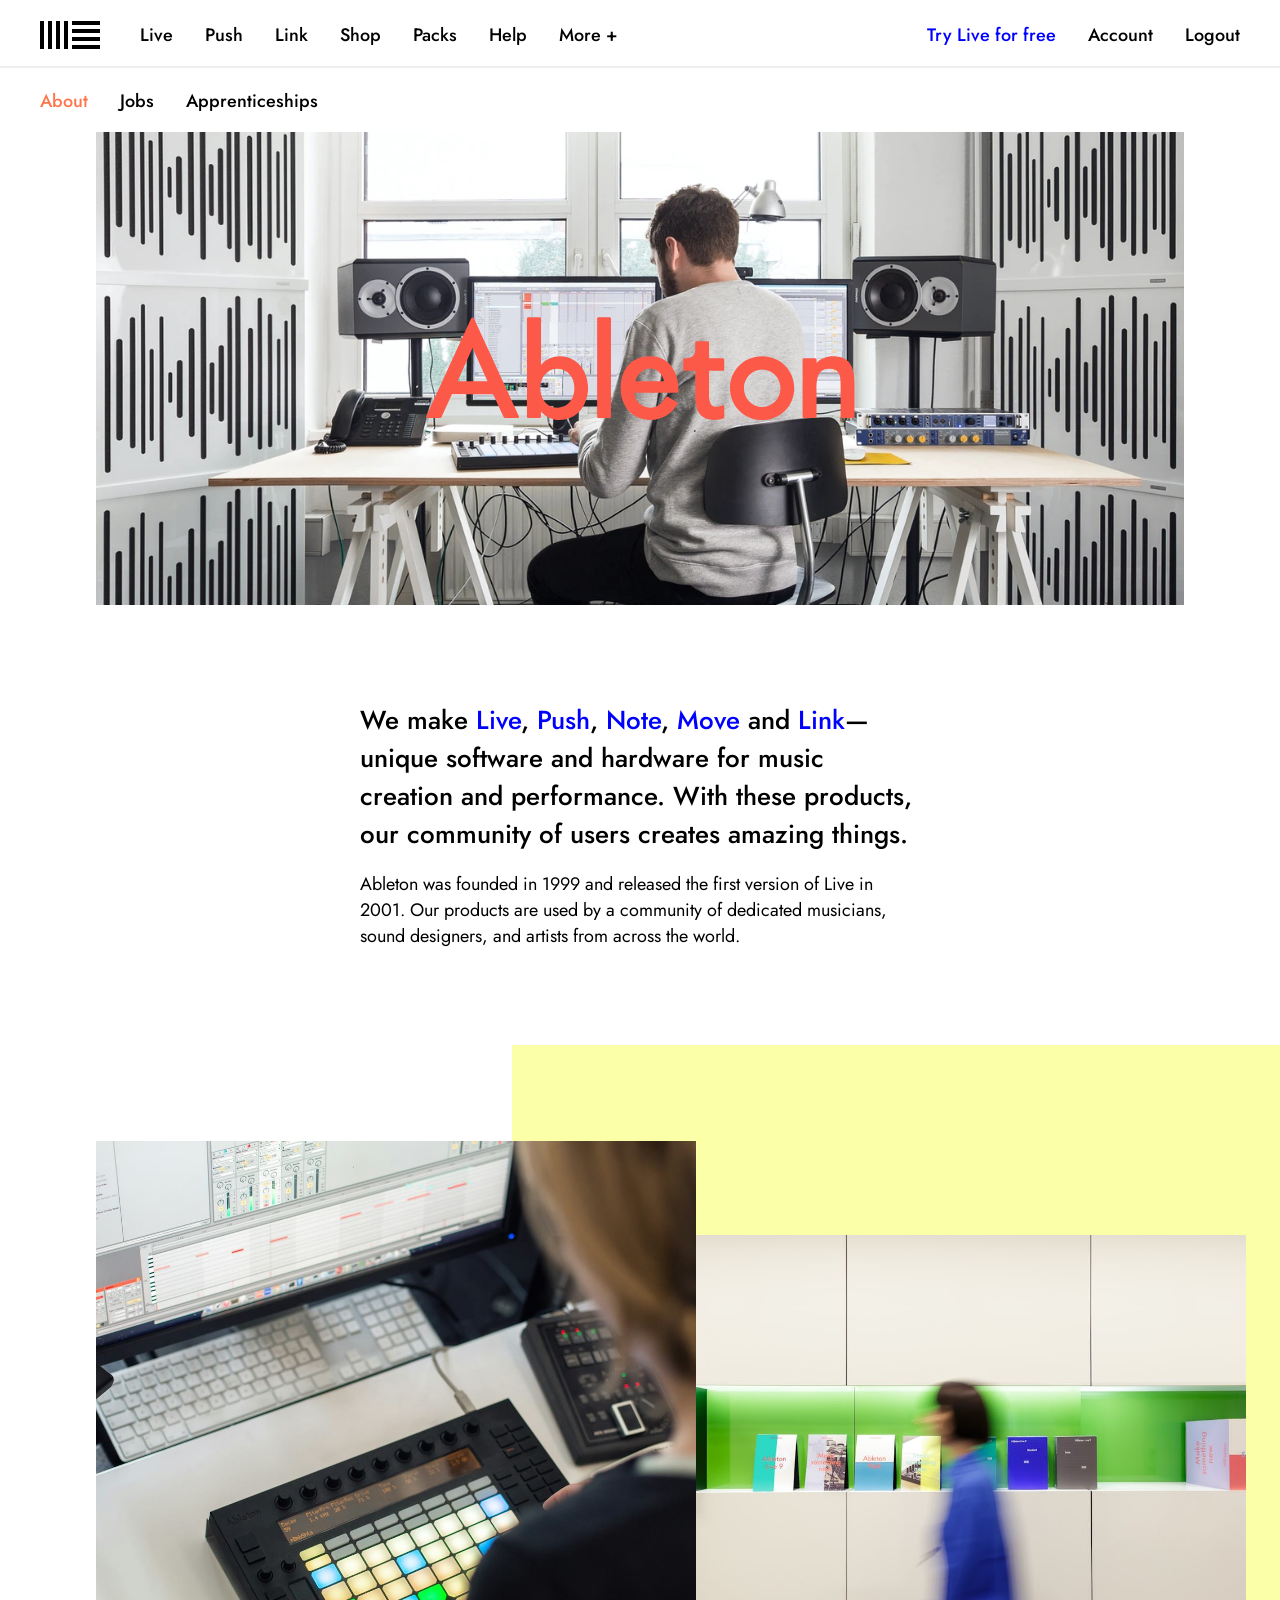
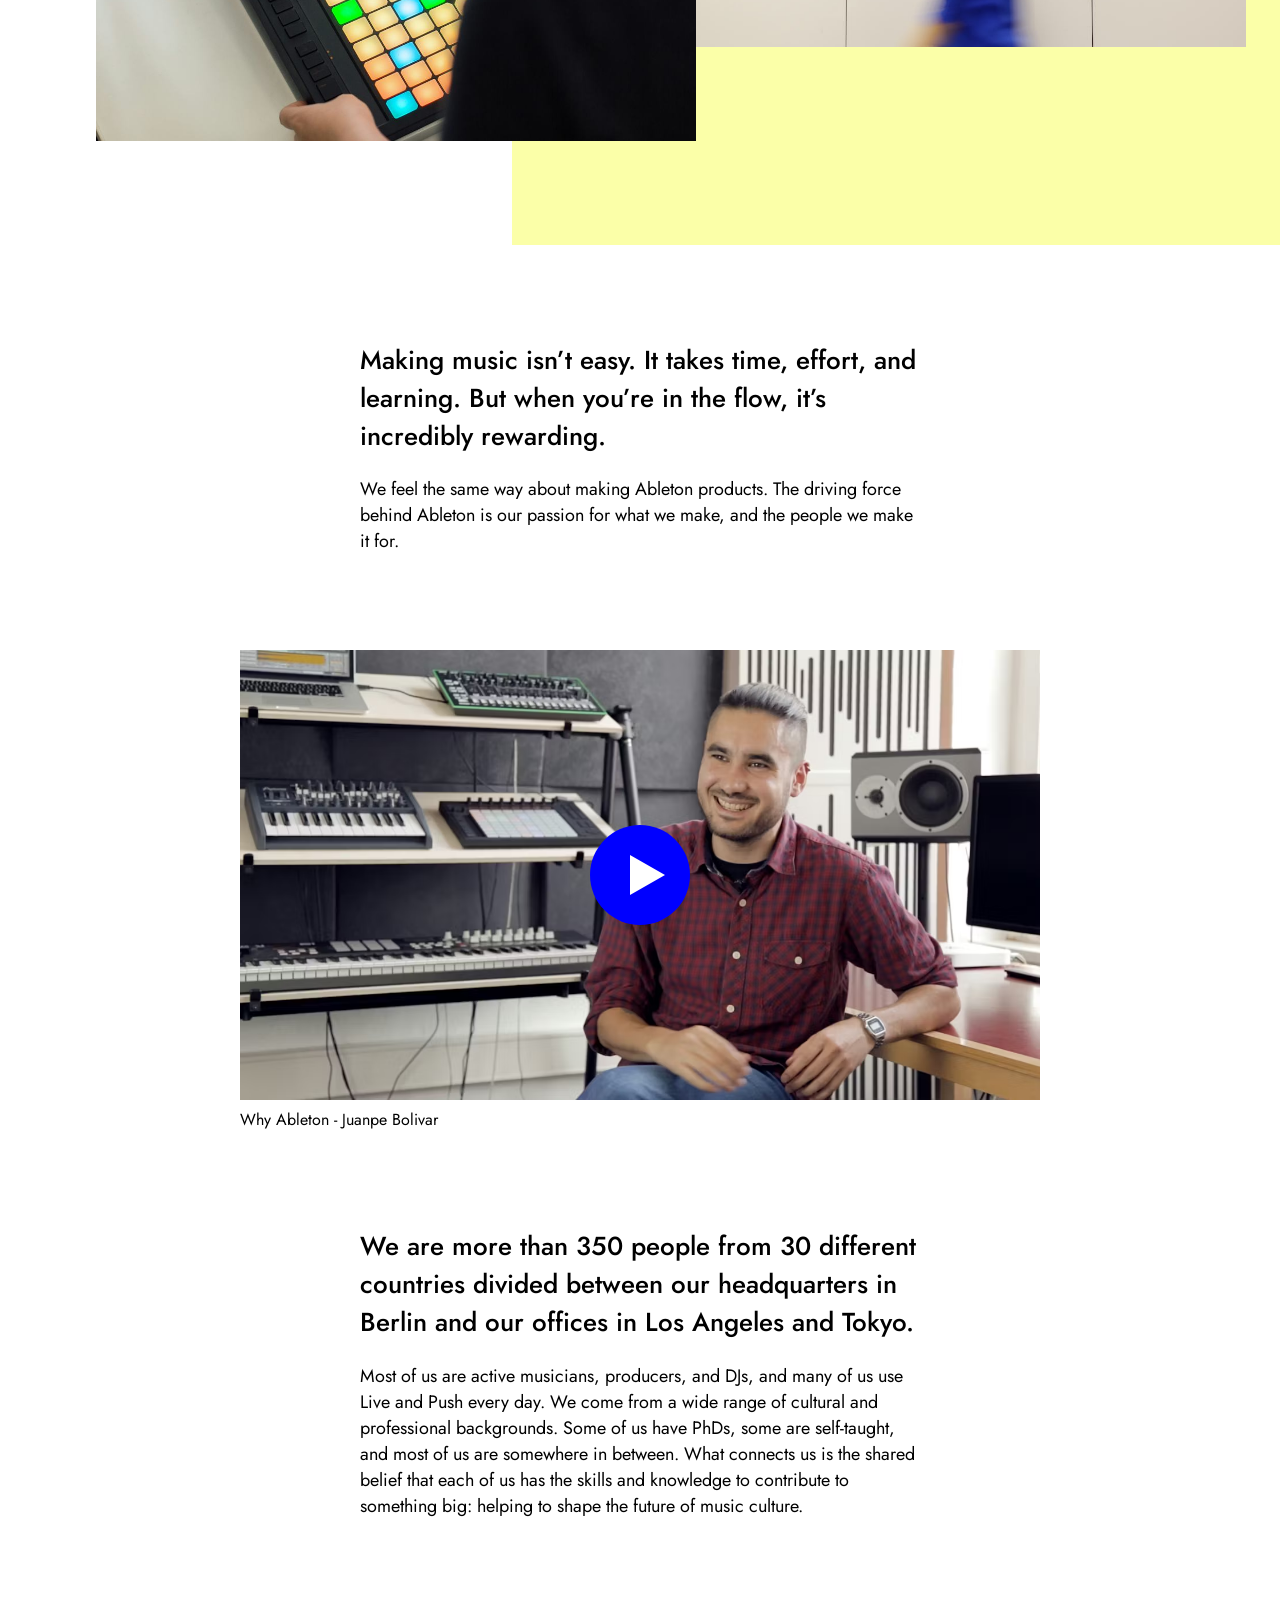
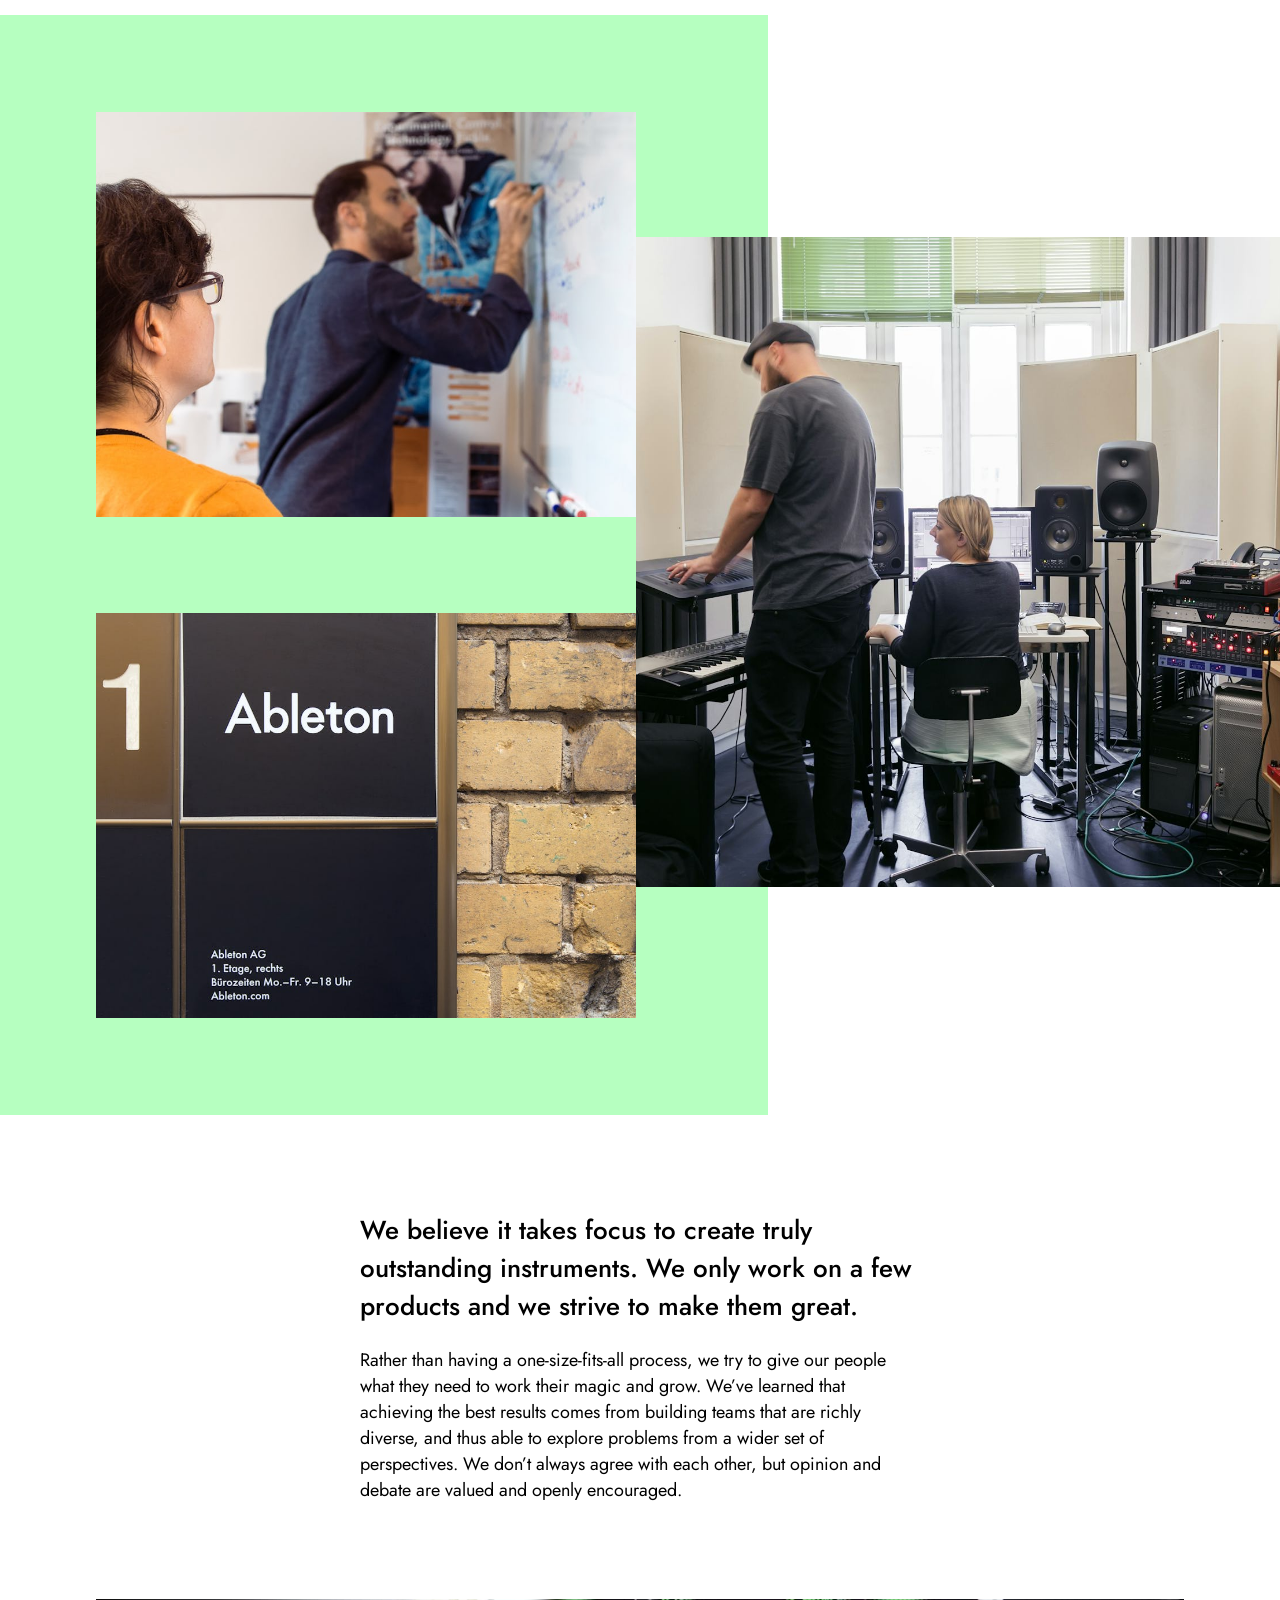
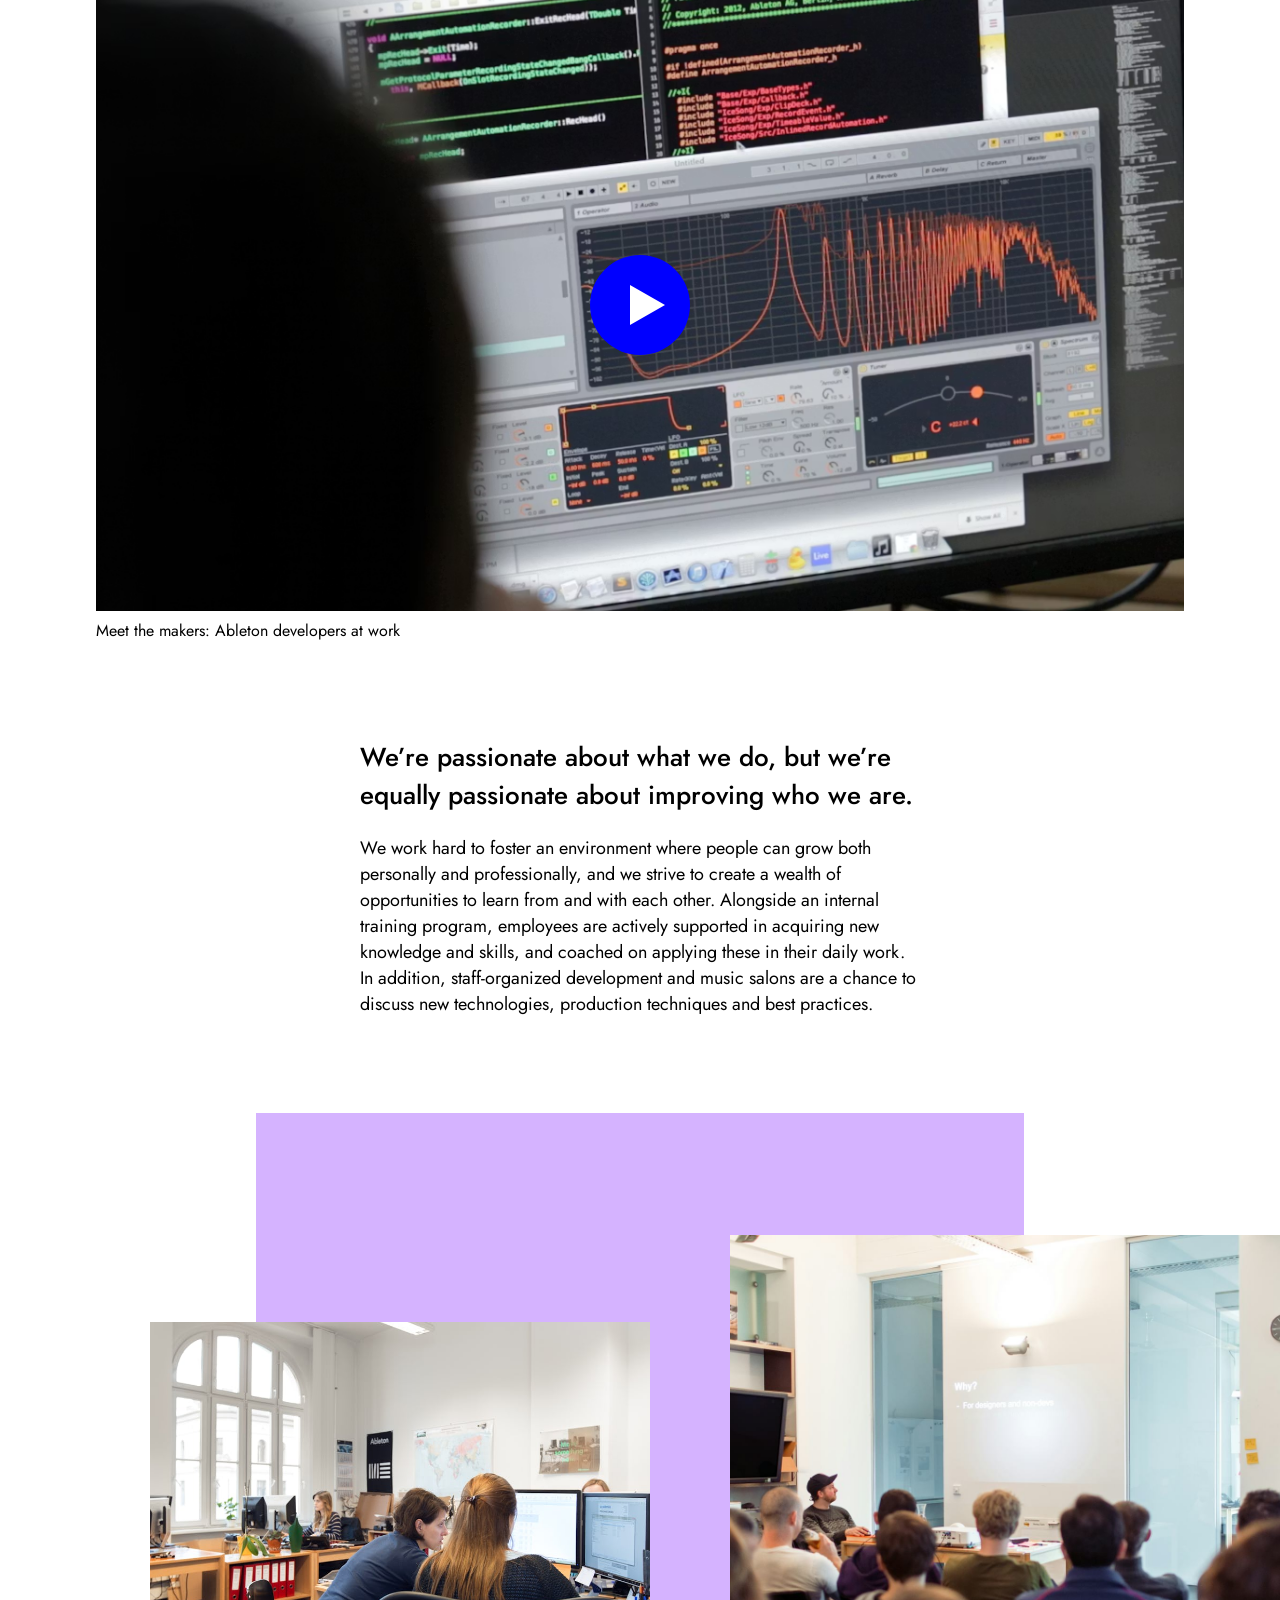
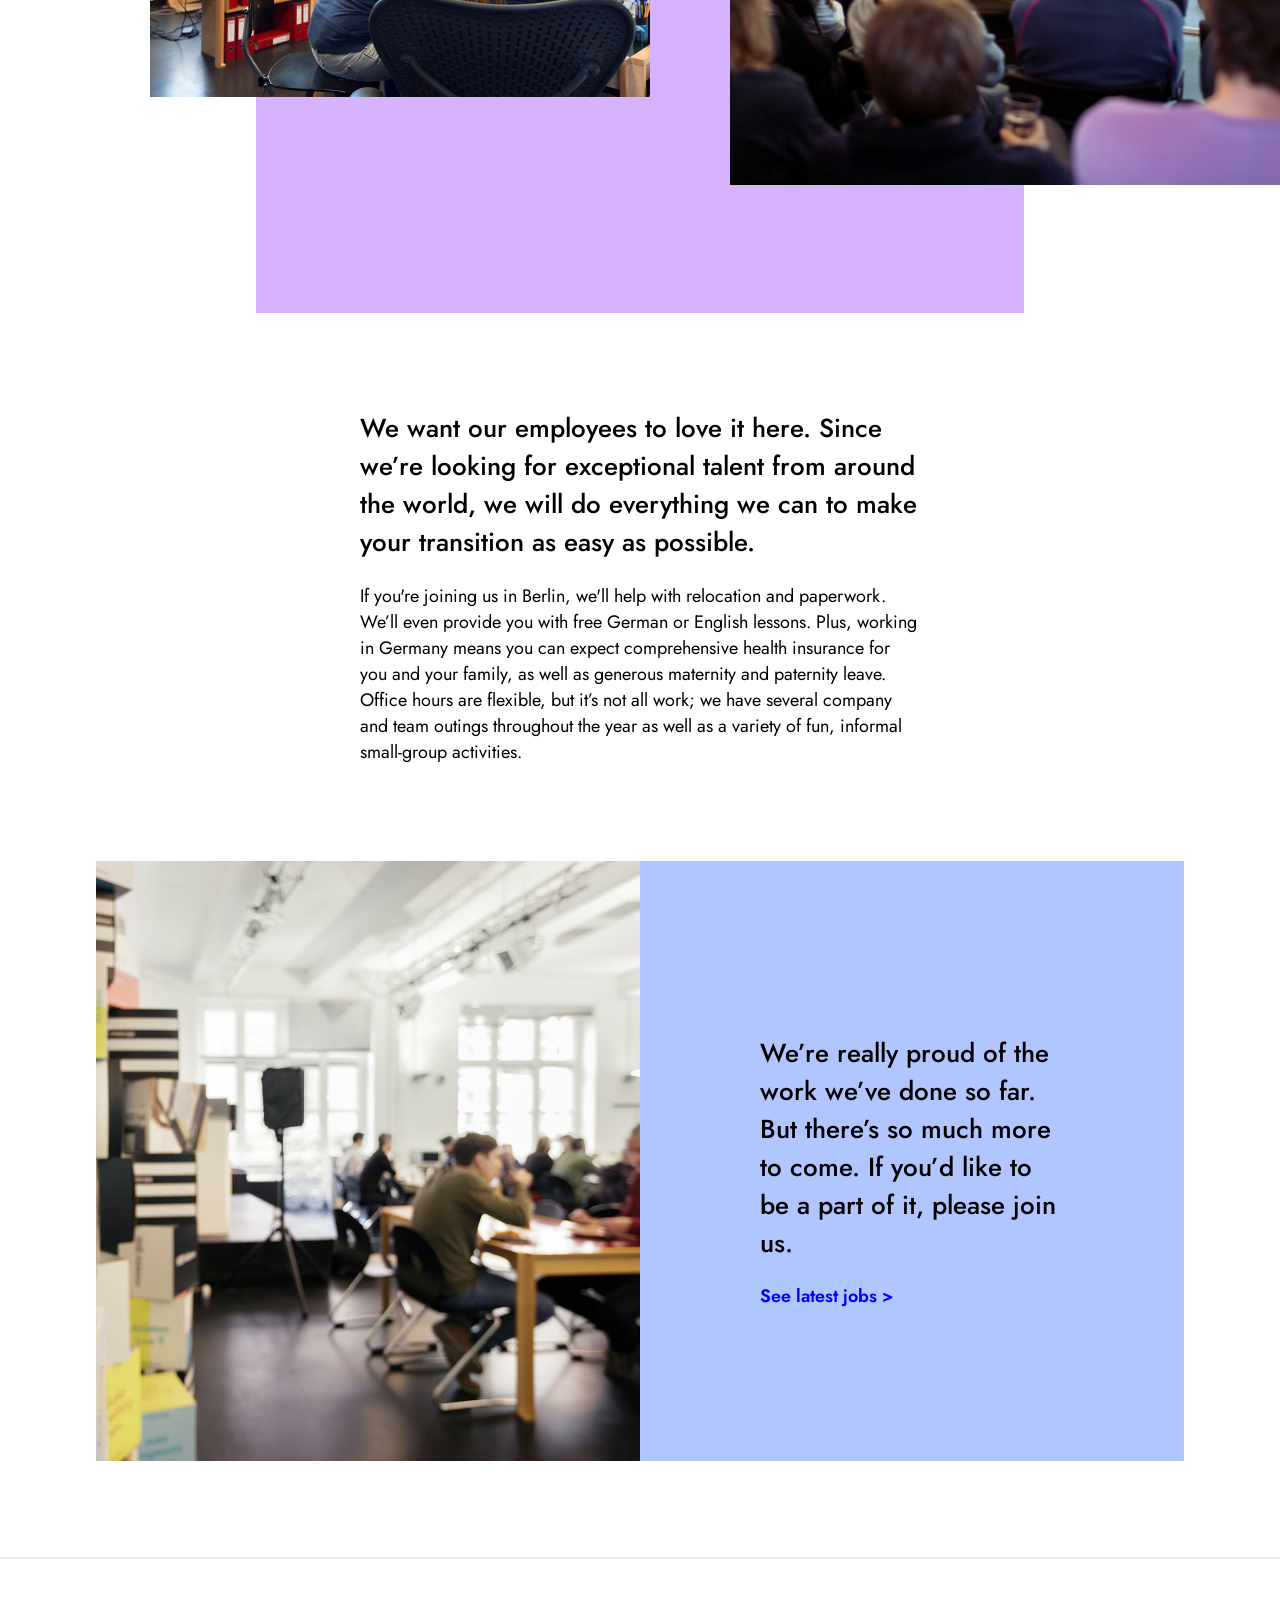
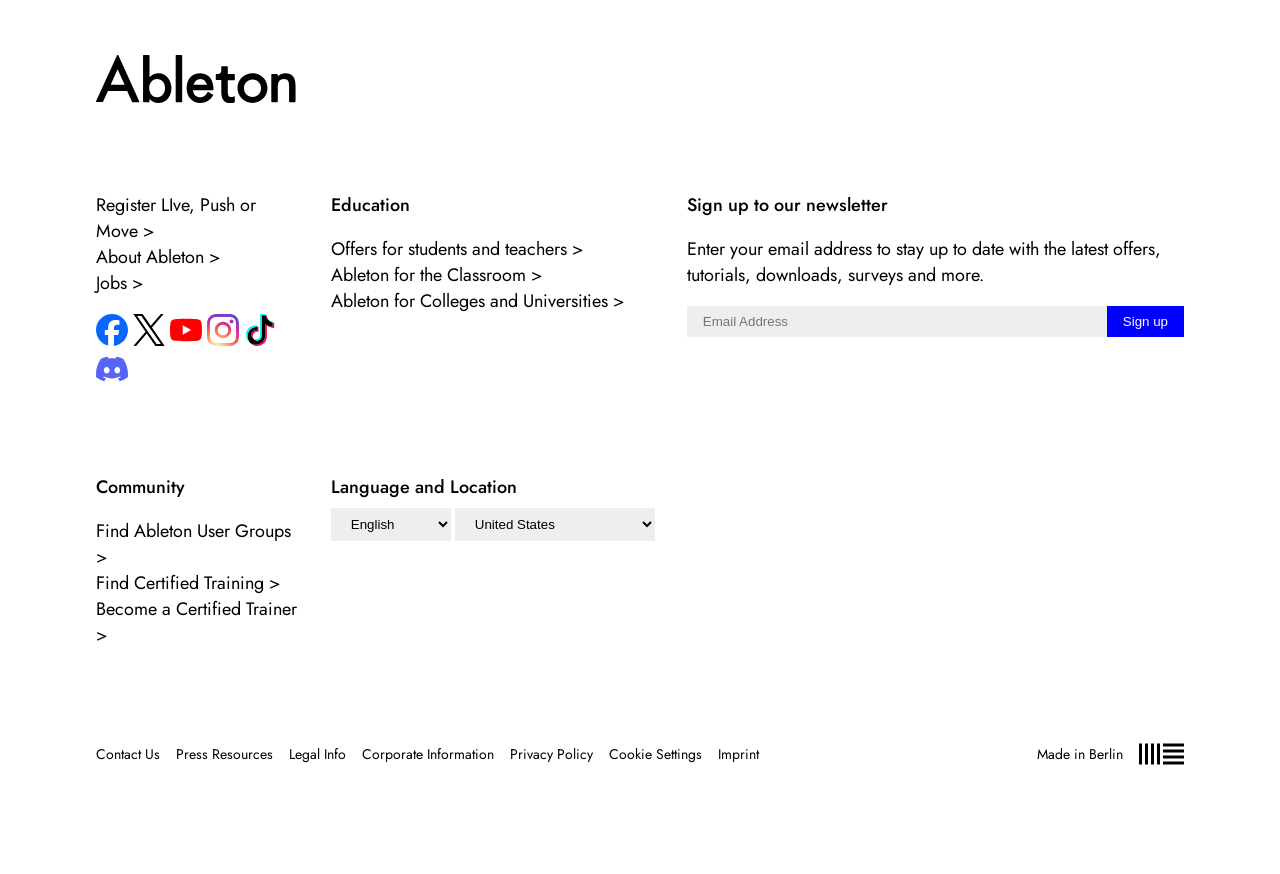
<file: ableton/index.html>
<!doctype html>
<html lang="en">
  <head>
    <meta charset="UTF-8" />
    <meta name="viewport" content="width=device-width, initial-scale=1.0" />
    <title>Ableton</title>
    <link rel="stylesheet" href="style.css" />
    <link rel="preconnect" href="https://fonts.googleapis.com" />
    <link rel="preconnect" href="https://fonts.gstatic.com" crossorigin />
    <link
      href="https://fonts.googleapis.com/css2?family=Jost:ital,wght@0,100..900;1,100..900&display=swap"
      rel="stylesheet"
    />
  </head>
  <body>

    <header>
      <nav class="main-menu" aria-label="Main menu">

        <div class="menu-left-side">
<img class="header-logo" src="images/ableton-hallmark.svg" alt="Ableton Logo" />
        
        <ul class="menu-list">
          <li><a href="#">Live</a></li>
          <li><a href="#">Push</a></li>
          <li><a href="#">Link</a></li>
          <li><a href="#">Shop</a></li>
          <li><a href="#">Packs</a></li>
          <li><a href="#">Help</a></li>
          <li><a href="#">More +</a></li>
        </ul>
        </div>
        

        <ul class="menu-list">
          <li><a class="cta" href="#">Try Live for free</a></li>
          <li><a href="#">Account</a></li>
          <li><a href="#">Logout</a></li>
        </ul>
      </nav>
      <nav aria-label="Secondary menu">
        <ul class="menu-list">
          <li><a class="current-page" href="#">About</a></li>
          <li><a href="#">Jobs</a></li>
          <li><a href="#">Apprenticeships</a></li>
        </ul>
      </nav>
    </header>

    <main>
      <div class="hero">
        <img class="hero-image" src="images/hero-photo.jpeg" alt="" />

        <svg class="hero-logo" width="430px" height="104px">
          <title>Ableton</title>
          <g fill="#FD5948">
            <path
              d="M 32.6205 65.175 L 47.5563 31.7794 L 62.5038 65.175 L 32.6205 65.175 L 32.6205 65.175 Z M 93.8624 100.132 C 86.5871 84.2631 78.9778 67.7271 71.3717 51.1878 C 63.7657 34.6568 56.163 18.1307 48.8811 2.24343 C 48.6313 1.79441 48.155 1.51873 47.6076 1.51873 C 47.0536 1.51873 46.5326 1.80102 46.2134 2.27644 L 1.24535 100.157 C 1.08823 100.634 1.13619 101.121 1.38923 101.468 C 1.63565 101.808 2.05408 101.994 2.57008 101.994 L 15.2071 101.994 C 15.6917 101.994 16.1432 101.689 16.5467 101.073 L 26.9097 78.3236 L 68.2145 78.3236 L 68.2807 78.4688 C 69.7146 81.6615 71.2427 84.9779 72.7246 88.187 C 74.7009 92.4791 76.7484 96.9148 78.5924 101.109 C 78.9778 101.695 79.4177 101.994 79.9155 101.994 L 92.5459 101.994 C 93.0636 101.994 93.4853 101.808 93.7301 101.468 C 93.9831 101.116 94.0311 100.629 93.8624 100.132 Z M 131.99 91.6752 C 121 91.6752 115.247 81.7787 115.247 72.0043 C 115.247 62.6526 121.118 52.7148 131.99 52.7148 C 142.231 52.7148 149.382 60.6469 149.382 72.0043 C 149.382 81.7968 144.002 91.6752 131.99 91.6752 Z M 134.697 40.3421 C 127.598 40.3421 121.455 43.0841 116.446 48.497 L 116.021 48.9559 L 116.021 2.52571 C 116.021 2.01067 115.349 1.3586 114.595 1.3586 L 103.375 1.3586 C 102.616 1.3586 101.941 2.01067 101.941 2.52571 L 101.941 100.698 C 101.941 101.428 102.573 101.994 103.375 101.994 L 114.461 101.994 C 115.265 101.994 115.892 101.428 115.892 100.698 L 115.892 95.4637 L 116.315 95.8963 C 121.285 101.001 127.803 103.924 134.186 103.924 C 154.034 103.924 163.071 87.2477 163.071 71.7484 C 163.071 56.5215 153.128 40.3421 134.697 40.3421 Z M 184.66 1.3586 L 173.574 1.3586 C 172.815 1.3586 172.142 2.01067 172.142 2.52571 L 172.142 100.698 C 172.142 101.428 172.771 101.994 173.574 101.994 L 184.66 101.994 C 185.287 101.994 185.958 101.476 185.958 100.698 L 185.958 2.52571 C 185.958 2.03543 185.305 1.3586 184.66 1.3586 Z M 210.465 65.175 L 210.554 64.863 C 212.321 58.6989 217.836 52.4589 224.966 52.4589 C 232.991 52.4589 237.61 58.8673 239.255 64.863 L 239.338 65.175 L 210.465 65.175 Z M 224.966 40.3421 C 206.913 40.3421 195.703 52.6702 195.703 72.521 C 195.703 91.0099 207.844 103.924 225.231 103.924 C 236.995 103.924 246.974 97.9251 252.6 87.4607 L 252.694 87.2791 C 252.754 86.8631 252.493 86.4422 251.887 85.9618 L 242.51 80.7106 C 241.806 80.3078 241.266 80.3937 240.762 81.0309 C 237.024 87.0546 233.503 91.6752 225.355 91.6752 C 216.546 91.6752 210.179 85.795 209.516 77.0409 L 209.494 76.7784 L 252.041 76.7784 C 252.731 76.7784 253.472 76.4119 253.472 75.6063 L 253.472 73.8103 C 253.472 58.3704 246.01 40.3421 224.966 40.3421 Z M 297.835 42.1398 L 284.053 42.1398 L 284.053 26.454 C 284.053 25.7326 283.555 25.2869 282.746 25.2869 L 271.666 25.2869 C 270.955 25.2869 270.235 25.6451 270.235 26.454 L 270.235 33.0208 C 270.235 35.979 270.235 42.1398 261.997 42.1398 L 259.677 42.1398 C 258.918 42.1398 258.243 42.7952 258.243 43.3152 L 258.243 53.7366 C 258.243 54.7024 259.34 54.775 259.677 54.775 L 270.235 54.775 L 270.235 80.0651 C 270.235 96.3189 276.301 103.884 289.327 103.884 C 293.114 103.884 296.133 103.427 298.304 102.519 L 298.298 102.47 C 298.817 102.369 299.262 101.707 299.262 101.425 L 299.262 90.4916 C 299.262 89.8543 298.609 89.3162 297.835 89.3162 C 297.555 89.3162 297.062 89.4879 296.892 89.5572 C 295.316 90.1829 293.688 90.8349 291.351 90.8349 C 290.819 90.8349 290.258 90.8019 289.683 90.7326 C 283.998 89.4697 284.032 82.0098 284.053 77.0756 L 284.053 54.775 L 297.835 54.775 C 298.169 54.775 299.262 54.7024 299.262 53.7366 L 299.262 43.3152 C 299.262 42.7952 298.589 42.1398 297.835 42.1398 Z M 337.118 90.9092 C 327.103 90.9092 318.954 82.4819 318.954 72.1298 C 318.954 61.8552 327.103 53.4907 337.118 53.4907 C 347.273 53.4907 355.539 61.8552 355.539 72.1298 C 355.539 82.4819 347.273 90.9092 337.118 90.9092 Z M 337.118 40.3421 C 319.113 40.3421 305.011 54.3029 305.011 72.1298 C 305.011 89.9584 319.113 103.924 337.118 103.924 C 355.124 103.924 369.228 89.9584 369.228 72.1298 C 369.228 54.3029 355.124 40.3421 337.118 40.3421 Z M 407.623 40.3421 C 401.67 40.3421 395.856 42.6697 392.076 46.5722 L 391.68 46.9816 L 391.53 43.3168 C 391.53 42.7919 390.855 42.1398 390.093 42.1398 L 379.009 42.1398 C 378.25 42.1398 377.578 42.7919 377.578 43.3069 L 377.578 100.698 C 377.578 101.428 378.207 101.994 379.009 101.994 L 390.093 101.994 C 390.898 101.994 391.53 101.428 391.53 100.698 L 391.53 74.4508 C 391.53 64.7689 391.53 52.7181 404.273 52.7181 C 414.75 52.7181 415.603 59.5887 415.603 67.8905 L 415.603 100.698 C 415.603 101.428 416.232 101.994 417.032 101.994 L 428.121 101.994 C 428.889 101.994 429.423 101.464 429.423 100.698 L 429.423 66.4709 C 429.423 48.3996 422.7 40.3421 407.623 40.3421 Z"
            ></path>
          </g>
        </svg>
      </div>

      <div class="text-section">
        <h1>
          We make <a class="cta" href="#">Live</a>, <a class="cta" href="#">Push</a>,
          <a class="cta" href="">Note</a>, <a class="cta" href="#">Move</a> and <a class="cta" href="#">Link</a>—
          unique software and hardware for music creation and performance. With
          these products, our community of users creates amazing things.
        </h1>
        <p>
          Ableton was founded in 1999 and released the first version of Live in
          2001. Our products are used by a community of dedicated musicians,
          sound designers, and artists from across the world.
        </p>
      </div>

      <div class="image-section">
        <div class="yellow-panel"></div>
          <div class="image-wrapper">
            <div class="image-left">
              <img src="images/section-1-photo-1.jpg" alt="" />
            </div>

          <div class="image-right">
            <img src="images/section-1-photo-2.jpg" alt="" />
          </div>
        </div>
      </div>
        
        
      </div>

      <div class="text-section">
        <h2>
          Making music isn’t easy. It takes time, effort, and learning. But when
          you’re in the flow, it’s incredibly rewarding.
        </h2>
        <p>
          We feel the same way about making Ableton products. The driving force
          behind Ableton is our passion for what we make, and the people we make
          it for.
        </p>
      </div>

      <div class="video-section">
         <div class="video-player">
          <svg class="video-player-button" viewBox="0 0 80 80" xmlns="http://www.w3.org/2000/svg">
            <circle cx="40" cy="40" r="40" fill="#0000FF"/>
            <polygon points="32,24 32,56 60,40" fill="#FFFFFF"/>
          </svg>
          <img class="video-player-image" src="images/section-2-photo-1.jpg" alt="" />
         </div>
        <figcaption>Why Ableton - Juanpe Bolivar</figcaption>
      </div>

      <div class="text-section">
        <h2>
          We are more than 350 people from 30 different countries divided
          between our headquarters in Berlin and our offices in Los Angeles and
          Tokyo.
        </h2>
        <p>
          Most of us are active musicians, producers, and DJs, and many of us
          use Live and Push every day. We come from a wide range of cultural and
          professional backgrounds. Some of us have PhDs, some are self-taught,
          and most of us are somewhere in between. What connects us is the
          shared belief that each of us has the skills and knowledge to
          contribute to something big: helping to shape the future of music
          culture.
        </p>
      </div>

      <div class="image-section variant-1">
        <div class="green-panel"></div>
          <div class="image-wrapper">
            <div class="image-left-double">
              <img src="images/section-3-photo-1.jpg" alt="" />
              <img src="images/section-3-photo-2.jpg" alt="" />
            </div>

          <div class="image-right-double">
            <img src="images/section-3-photo-3.jpg" alt="" />
          </div>
        </div>
      </div>


      <div class="text-section">
        <h2>
          We believe it takes focus to create truly outstanding instruments. We
          only work on a few products and we strive to make them great.
        </h2>
        <p>
          Rather than having a one-size-fits-all process, we try to give our
          people what they need to work their magic and grow. We’ve learned that
          achieving the best results comes from building teams that are richly
          diverse, and thus able to explore problems from a wider set of
          perspectives. We don’t always agree with each other, but opinion and
          debate are valued and openly encouraged.
        </p>
      </div>

      <div class="video-section-big">
         <div class="video-player">
          <svg class="video-player-button" viewBox="0 0 80 80" xmlns="http://www.w3.org/2000/svg">
            <circle cx="40" cy="40" r="40" fill="#0000FF"/>
            <polygon points="32,24 32,56 60,40" fill="#FFFFFF"/>
          </svg>
          <img class="video-player-image" src="images/section-4-photo-1.jpg" alt="" />
         </div>
        <figcaption>Meet the makers: Ableton developers at work</figcaption>
      </div>

      <div class="text-section">
        <h2>
          We’re passionate about what we do, but we’re equally passionate about
          improving who we are.
        </h2>
        <p>
          We work hard to foster an environment where people can grow both
          personally and professionally, and we strive to create a wealth of
          opportunities to learn from and with each other. Alongside an internal
          training program, employees are actively supported in acquiring new
          knowledge and skills, and coached on applying these in their daily
          work. In addition, staff-organized development and music salons are a
          chance to discuss new technologies, production techniques and best
          practices.
        </p>
      </div>

        <div class="image-section">
        <div class="purple-panel"></div>
          <div class="image-wrapper-purple">
            <div class="image-left-purple">
              <img src="images/section-5-photo-1.jpg" alt="" />
            </div>

          <div class="image-right">
            <img src="images/section-5-photo-2.jpg" alt="" />
          </div>
        </div>
      </div>

      <div class="text-section">
        <h2>
          We want our employees to love it here. Since we’re looking for
          exceptional talent from around the world, we will do everything we can
          to make your transition as easy as possible.
        </h2>
        <p>
          If you're joining us in Berlin, we'll help with relocation and
          paperwork. We’ll even provide you with free German or English lessons.
          Plus, working in Germany means you can expect comprehensive health
          insurance for you and your family, as well as generous maternity and
          paternity leave. Office hours are flexible, but it’s not all work; we
          have several company and team outings throughout the year as well as a
          variety of fun, informal small-group activities.
        </p>
      </div>

      <div class="latest-jobs">
        <div class="latest-jobs-image">
          <img src="images/section-6-photo-1.jpg" alt="" />
        </div>
        
        <div class="text-wrapper">
        <div class="text-inner">
<h2>
            We’re really proud of the work we’ve done so far. But there’s so
            much more to come. If you’d like to be a part of it, please join us.
          </h2>
          <a href="#"> See latest jobs ></a>
        </div>
          
        </div>
      </div>

    </main>

    <footer>

      <img class="logo-footer" src="images/ableton-wordmark.svg" alt="" />

    <div class="main-footer-wrapper">

      <div>
        <ul>
          <li><a href="#">Register LIve, Push or Move ></a></li>
          <li><a href="#">About Ableton ></a></li>
          <li><a href="#">Jobs ></a></li>
        </ul>
      
        <div>
        <!-- Facebook -->
        <a href="https://facebook.com/ableton" aria-label="Ableton on Facebook">
          <svg
            fill="#0866FF"
            width="32px"
            role="img"
            viewBox="0 0 24 24"
            xmlns="http://www.w3.org/2000/svg"
          >
            <title>Facebook</title>
            <path
              d="M9.101 23.691v-7.98H6.627v-3.667h2.474v-1.58c0-4.085 1.848-5.978 5.858-5.978.401 0 .955.042 1.468.103a8.68 8.68 0 0 1 1.141.195v3.325a8.623 8.623 0 0 0-.653-.036 26.805 26.805 0 0 0-.733-.009c-.707 0-1.259.096-1.675.309a1.686 1.686 0 0 0-.679.622c-.258.42-.374.995-.374 1.752v1.297h3.919l-.386 2.103-.287 1.564h-3.246v8.245C19.396 23.238 24 18.179 24 12.044c0-6.627-5.373-12-12-12s-12 5.373-12 12c0 5.628 3.874 10.35 9.101 11.647Z"
            />
          </svg>
        </a>

        <!-- X -->
        <a href="https://x.com/ableton" aria-label="Ableton on X">
          <svg
            fill="#000000"
            width="32px"
            role="img"
            viewBox="0 0 24 24"
            xmlns="http://www.w3.org/2000/svg"
          >
            <title>X</title>
            <path
              d="M14.234 10.162 22.977 0h-2.072l-7.591 8.824L7.251 0H.258l9.168 13.343L.258 24H2.33l8.016-9.318L16.749 24h6.993zm-2.837 3.299-.929-1.329L3.076 1.56h3.182l5.965 8.532.929 1.329 7.754 11.09h-3.182z"
            />
          </svg>
        </a>

        <!-- Youtube -->
        <a href="https://youtube.com/ableton" aria-label="Ableton on Youtube">
          <svg
            fill="#FF0000"
            width="32px"
            role="img"
            viewBox="0 0 24 24"
            xmlns="http://www.w3.org/2000/svg"
          >
            <title>YouTube</title>
            <path
              d="M23.498 6.186a3.016 3.016 0 0 0-2.122-2.136C19.505 3.545 12 3.545 12 3.545s-7.505 0-9.377.505A3.017 3.017 0 0 0 .502 6.186C0 8.07 0 12 0 12s0 3.93.502 5.814a3.016 3.016 0 0 0 2.122 2.136c1.871.505 9.376.505 9.376.505s7.505 0 9.377-.505a3.015 3.015 0 0 0 2.122-2.136C24 15.93 24 12 24 12s0-3.93-.502-5.814zM9.545 15.568V8.432L15.818 12l-6.273 3.568z"
            />
          </svg>
        </a>

        <!-- Instagram -->
      <a
  href="https://instagram.com/ableton"
  aria-label="Ableton on Instagram"
>
  <svg
    width="32px"
    role="img"
    viewBox="0 0 24 24"
    xmlns="http://www.w3.org/2000/svg"
  >
    <title>Instagram</title>

    <defs>
      <radialGradient id="ig-gradient" cx="30%" cy="107%" r="140%">
        <stop offset="0%" stop-color="#FDF497"/>
        <stop offset="5%" stop-color="#FDF497"/>
        <stop offset="45%" stop-color="#FD5949"/>
        <stop offset="60%" stop-color="#D6249F"/>
        <stop offset="90%" stop-color="#285AEB"/>
      </radialGradient>
    </defs>

    <path
      fill="url(#ig-gradient)"
      d="M7.0301.084c-1.2768.0602-2.1487.264-2.911.5634-.7888.3075-1.4575.72-2.1228 1.3877-.6652.6677-1.075 1.3368-1.3802 2.127-.2954.7638-.4956 1.6365-.552 2.914-.0564 1.2775-.0689 1.6882-.0626 4.947.0062 3.2586.0206 3.6671.0825 4.9473.061 1.2765.264 2.1482.5635 2.9107.308.7889.72 1.4573 1.388 2.1228.6679.6655 1.3365 1.0743 2.1285 1.38.7632.295 1.6361.4961 2.9134.552 1.2773.056 1.6884.069 4.9462.0627 3.2578-.0062 3.668-.0207 4.9478-.0814 1.28-.0607 2.147-.2652 2.9098-.5633.7889-.3086 1.4578-.72 2.1228-1.3881.665-.6682 1.0745-1.3378 1.3795-2.1284.2957-.7632.4966-1.636.552-2.9124.056-1.2809.0692-1.6898.063-4.948-.0063-3.2583-.021-3.6668-.0817-4.9465-.0607-1.2797-.264-2.1487-.5633-2.9117-.3084-.7889-.72-1.4568-1.3876-2.1228C21.2982 1.33 20.628.9208 19.8378.6165 19.074.321 18.2017.1197 16.9244.0645 15.6471.0093 15.236-.005 11.977.0014 8.718.0076 8.31.0215 7.0301.0839m.1402 21.6932c-1.17-.0509-1.8053-.2453-2.2287-.408-.5606-.216-.96-.4771-1.3819-.895-.422-.4178-.6811-.8186-.9-1.378-.1644-.4234-.3624-1.058-.4171-2.228-.0595-1.2645-.072-1.6442-.079-4.848-.007-3.2037.0053-3.583.0607-4.848.05-1.169.2456-1.805.408-2.2282.216-.5613.4762-.96.895-1.3816.4188-.4217.8184-.6814 1.3783-.9003.423-.1651 1.0575-.3614 2.227-.4171 1.2655-.06 1.6447-.072 4.848-.079 3.2033-.007 3.5835.005 4.8495.0608 1.169.0508 1.8053.2445 2.228.408.5608.216.96.4754 1.3816.895.4217.4194.6816.8176.9005 1.3787.1653.4217.3617 1.056.4169 2.2263.0602 1.2655.0739 1.645.0796 4.848.0058 3.203-.0055 3.5834-.061 4.848-.051 1.17-.245 1.8055-.408 2.2294-.216.5604-.4763.96-.8954 1.3814-.419.4215-.8181.6811-1.3783.9-.4224.1649-1.0577.3617-2.2262.4174-1.2656.0595-1.6448.072-4.8493.079-3.2045.007-3.5825-.006-4.848-.0608M16.953 5.5864A1.44 1.44 0 1 0 18.39 4.144a1.44 1.44 0 0 0-1.437 1.4424M5.8385 12.012c.0067 3.4032 2.7706 6.1557 6.173 6.1493 3.4026-.0065 6.157-2.7701 6.1506-6.1733-.0065-3.4032-2.771-6.1565-6.174-6.1498-3.403.0067-6.156 2.771-6.1496 6.1738M8 12.0077a4 4 0 1 1 4.008 3.9921A3.9996 3.9996 0 0 1 8 12.0077"
    />
  </svg>
</a>

        </a>

        <!-- TikTok -->
        <a href="https://tiktok.com/@ableton" aria-label="Ableton on TikTok">
          <svg
            fill="#000000"
            width="32px"
            role="img"
            viewBox="0 0 48 48"
            xmlns="http://www.w3.org/2000/svg"
          >
            <title>TikTok</title>
            <path
              fill="#FF004F"
              d="M 34.353 17.3269 C 37.4397 19.5413 41.2211 20.8442 45.3051 20.8442 V 12.9572 C 44.5322 12.9574 43.7613 12.8765 43.0051 12.7157 V 18.9239 C 38.9214 18.9239 35.1405 17.621 32.053 15.4068 V 31.5017 C 32.053 39.5533 25.5492 46.0798 17.5268 46.0798 C 14.5334 46.0798 11.7512 45.1716 9.44006 43.6141 C 12.0779 46.3208 15.7565 48 19.8263 48 C 27.8492 48 34.3534 41.4734 34.3534 33.4215 V 17.3269 H 34.353 Z M 37.1904 9.36999 C 35.6129 7.64045 34.5772 5.40535 34.353 2.93435 V 1.91992 H 32.1735 C 32.7221 5.06056 34.5934 7.74374 37.1904 9.36999 Z M 14.5142 37.4356 C 13.6329 36.2759 13.1566 34.8572 13.1587 33.3985 C 13.1587 29.716 16.1336 26.7302 19.8037 26.7302 C 20.4877 26.7301 21.1675 26.8352 21.8194 27.0427 V 18.9795 C 21.0576 18.8748 20.2888 18.8303 19.5203 18.8466 V 25.1226 C 18.868 24.915 18.1878 24.8096 17.5037 24.8103 C 13.8335 24.8103 10.8589 27.7957 10.8589 31.4787 C 10.8589 34.0828 12.3458 36.3373 14.5142 37.4356 Z"
            />
            <path
              fill="#000000"
              d="M32.0529 15.4066C35.1404 17.6208 38.9213 18.9237 43.005 18.9237V12.7156C40.7255 12.2283 38.7075 11.0328 37.1903 9.36999C34.5931 7.74358 32.722 5.0604 32.1733 1.91992H26.4482V33.4212C26.4352 37.0936 23.4655 40.0672 19.8032 40.0672C17.6451 40.0672 15.7279 39.0348 14.5136 37.4356C12.3454 36.3373 10.8585 34.0826 10.8585 31.4788C10.8585 27.7962 13.8331 24.8104 17.5032 24.8104C18.2064 24.8104 18.8842 24.9203 19.5199 25.1228V18.8468C11.6384 19.0102 5.2998 25.473 5.2998 33.4214C5.2998 37.3892 6.87827 40.9861 9.44013 43.6143C11.7513 45.1716 14.5335 46.08 17.5268 46.08C25.5494 46.08 32.0531 39.5531 32.0531 31.5017V15.4066H32.0529Z"
            />
            <path
              fill="#00F2EA"
              d="M 43.0051 12.7156 V 11.037 C 40.9495 11.0401 38.9343 10.4624 37.1903 9.36987 C 38.7342 11.0661 40.7671 12.2357 43.0051 12.7156 Z M 32.1734 1.91997 C 32.1211 1.61982 32.0809 1.3177 32.053 1.01443 V 0 H 24.148 V 31.5016 C 24.1354 35.1735 21.1658 38.1471 17.5033 38.1471 C 16.428 38.1471 15.4128 37.891 14.5137 37.4358 C 15.7279 39.0349 17.6452 40.0671 19.8033 40.0671 C 23.4652 40.0671 26.4354 37.0938 26.4482 33.4214 V 1.91997 H 32.1734 Z M 19.5203 18.8468 V 17.0598 C 18.8598 16.9692 18.1938 16.9237 17.5271 16.924 C 9.50383 16.9239 3 23.4508 3 31.5016 C 3 36.5491 5.55612 40.9974 9.44034 43.614 C 6.87848 40.986 5.30002 37.3889 5.30002 33.4213 C 5.30002 25.473 11.6385 19.0102 19.5203 18.8468 Z"
            />
          </svg>
        </a>

        <!-- Discord -->
        <a
          href="https://discord.com/invite/ableton"
          aria-label="Ableton on Discord"
        >
          <svg
            fill="#5865F2"
            width="32px"
            role="img"
            viewBox="0 0 24 24"
            xmlns="http://www.w3.org/2000/svg"
          >
            <title>Discord</title>
            <path
              d="M20.317 4.3698a19.7913 19.7913 0 00-4.8851-1.5152.0741.0741 0 00-.0785.0371c-.211.3753-.4447.8648-.6083 1.2495-1.8447-.2762-3.68-.2762-5.4868 0-.1636-.3933-.4058-.8742-.6177-1.2495a.077.077 0 00-.0785-.037 19.7363 19.7363 0 00-4.8852 1.515.0699.0699 0 00-.0321.0277C.5334 9.0458-.319 13.5799.0992 18.0578a.0824.0824 0 00.0312.0561c2.0528 1.5076 4.0413 2.4228 5.9929 3.0294a.0777.0777 0 00.0842-.0276c.4616-.6304.8731-1.2952 1.226-1.9942a.076.076 0 00-.0416-.1057c-.6528-.2476-1.2743-.5495-1.8722-.8923a.077.077 0 01-.0076-.1277c.1258-.0943.2517-.1923.3718-.2914a.0743.0743 0 01.0776-.0105c3.9278 1.7933 8.18 1.7933 12.0614 0a.0739.0739 0 01.0785.0095c.1202.099.246.1981.3728.2924a.077.077 0 01-.0066.1276 12.2986 12.2986 0 01-1.873.8914.0766.0766 0 00-.0407.1067c.3604.698.7719 1.3628 1.225 1.9932a.076.076 0 00.0842.0286c1.961-.6067 3.9495-1.5219 6.0023-3.0294a.077.077 0 00.0313-.0552c.5004-5.177-.8382-9.6739-3.5485-13.6604a.061.061 0 00-.0312-.0286zM8.02 15.3312c-1.1825 0-2.1569-1.0857-2.1569-2.419 0-1.3332.9555-2.4189 2.157-2.4189 1.2108 0 2.1757 1.0952 2.1568 2.419 0 1.3332-.9555 2.4189-2.1569 2.4189zm7.9748 0c-1.1825 0-2.1569-1.0857-2.1569-2.419 0-1.3332.9554-2.4189 2.1569-2.4189 1.2108 0 2.1757 1.0952 2.1568 2.419 0 1.3332-.946 2.4189-2.1568 2.4189Z"
            />
          </svg>
        </a>
        </div>
      </div>
        

      <div>
        <h3>Education</h3>
        <ul>
          <li><a href="#">Offers for students and teachers ></a></li>
          <li><a href="#">Ableton for the Classroom ></a></li>
          <li><a href="#">Ableton for Colleges and Universities ></a></li>
        </ul>
      </div>

      <div>
        <h3>Sign up to our newsletter</h3>
        <p>
          Enter your email address to stay up to date with the latest offers,
          tutorials, downloads, surveys and more.
        </p>
        <div class="newsletter-row">
          <input class="input-field email" type="email" name="email" placeholder="Email Address" />
          <input class="button" type="submit" value="Sign up" />
        </div>
      </div>

      <div>
        <h3>Community</h3>
        <ul>
          <li><a href="#">Find Ableton User Groups ></a></li>
          <li><a href="#">Find Certified Training ></a></li>
          <li><a href="#">Become a Certified Trainer ></a></li>
        </ul>
      </div>

      <div>
        <h3>Language and Location</h3>
        <div class="language-row">
          <select class="input-field language-select" name="language" id="">
            <option value="en">English</option>
            <option value="de">Deutsch</option>
            <option value="fr">Français</option>
            <option value="ja">日本語</option>
            <option value="zh-cn">简体中文</option>
            <option value="es">Español</option>
          </select>
          <select class="input-field country-select" name="location" id="">
            <optgroup label="Common Countries">
              <option value="us">United States</option>
              <option value="gb">United Kingdom</option>
              <option value="fr">France</option>
              <option value="de">Germany</option>
              <option value="ca">Canada</option>
              <option value="jp">Japan</option>
              <option value="cn">China</option>
              <option value="au">Australia</option>
            </optgroup>
            <optgroup label="All Countries/Regions">
              <option>Afghanistan</option>
              <option>Aland Islands</option>
              <option>Albania</option>
              <option>Algeria</option>
              <option>American Samoa</option>
              <option>Andorra</option>
              <option>Angola</option>
              <option>Anguilla</option>
              <option>Antarctica</option>
              <option>Antigua And Barbuda</option>
              <option>Argentina</option>
              <option>Armenia</option>
              <option>Aruba</option>
              <option>Australia</option>
              <option>Austria</option>
              <option>Azerbaijan</option>
              <option>Bahamas</option>
              <option>Bahrain</option>
              <option>Bangladesh</option>
              <option>Barbados</option>
              <option>Belarus</option>
              <option>Belgium</option>
              <option>Belize</option>
              <option>Benin</option>
              <option>Bermuda</option>
              <option>Bhutan</option>
              <option>Bolivia</option>
              <option>Bonaire, Sint Eustatius and Saba</option>
              <option>Bosnia And Herzegovina</option>
              <option>Botswana</option>
              <option>Bouvet Island</option>
              <option>Brazil</option>
              <option>British Indian Ocean Territory</option>
              <option>Brunei Darussalam</option>
              <option>Bulgaria</option>
              <option>Burkina Faso</option>
              <option>Burundi</option>
              <option>Cambodia</option>
              <option>Cameroon</option>
              <option>Canada</option>
              <option>Cape Verde</option>
              <option>Cayman Islands</option>
              <option>Central African Republic</option>
              <option>Chad</option>
              <option>Chile</option>
              <option>China</option>
              <option>Christmas Island</option>
              <option>Cocos (Keeling) Islands</option>
              <option>Colombia</option>
              <option>Comoros</option>
              <option>Congo</option>
              <option>Congo, The Democratic Republic Of</option>
              <option>The Cook Islands</option>
              <option>Costa Rica</option>
              <option>Cote D'Ivoire</option>
              <option>Croatia</option>
              <option>Cuba</option>
              <option>Curacao</option>
              <option>Cyprus</option>
              <option>Czech Republic</option>
              <option>Denmark</option>
              <option>Djibouti</option>
              <option>Dominica</option>
              <option>Dominican Republic</option>
              <option>Ecuador</option>
              <option>Egypt</option>
              <option>El Salvador</option>
              <option>Equatorial Guinea</option>
              <option>Eritrea</option>
              <option>Estonia</option>
              <option>Ethiopia</option>
              <option>Falkland Islands (Malvinas)</option>
              <option>Faroe Islands</option>
              <option>Fiji</option>
              <option>Finland</option>
              <option>France</option>
              <option>French Guiana</option>
              <option>French Polynesia</option>
              <option>Gabon</option>
              <option>Gambia</option>
              <option>Georgia</option>
              <option>Germany</option>
              <option>Ghana</option>
              <option>Gibraltar</option>
              <option>Greece</option>
              <option>Greenland</option>
              <option>Grenada</option>
              <option>Guadeloupe</option>
              <option>Guam</option>
              <option>Guatemala</option>
              <option>Guernsey</option>
              <option>Guinea</option>
              <option>Guinea-Bissau</option>
              <option>Guyana</option>
              <option>Haiti</option>
              <option>Heard Island And McDonald Islands</option>
              <option>Honduras</option>
              <option>Hong Kong SAR, China</option>
              <option>Hungary</option>
              <option>Iceland</option>
              <option>India</option>
              <option>Indonesia</option>
              <option>Iran (Islamic Republic Of)</option>
              <option>Iraq</option>
              <option>Ireland</option>
              <option>Isle Of Man</option>
              <option>Israel</option>
              <option>Italy</option>
              <option>Jamaica</option>
              <option>Japan</option>
              <option>Jersey</option>
              <option>Jordan</option>
              <option>Kazakhstan</option>
              <option>Kenya</option>
              <option>Kiribati</option>
              <option>Korea, Democratic People's Republic</option>
              <option>Korea, Republic Of</option>
              <option>Kuwait</option>
              <option>Kyrgyzstan</option>
              <option>Lao People's Democratic Republic</option>
              <option>Latvia</option>
              <option>Lebanon</option>
              <option>Lesotho</option>
              <option>Liberia</option>
              <option>Libya</option>
              <option>Liechtenstein</option>
              <option>Lithuania</option>
              <option>Luxembourg</option>
              <option>Macao SAR, China</option>
              <option>Madagascar</option>
              <option>Malawi</option>
              <option>Malaysia</option>
              <option>Maldives</option>
              <option>Mali</option>
              <option>Malta</option>
              <option>Marshall Islands</option>
              <option>Martinique</option>
              <option>Mauritania</option>
              <option>Mauritius</option>
              <option>Mayotte</option>
              <option>Mexico</option>
              <option>Micronesia, Federated States Of</option>
              <option>Moldova, Republic Of</option>
              <option>Monaco</option>
              <option>Mongolia</option>
              <option>Montenegro</option>
              <option>Montserrat</option>
              <option>Morocco</option>
              <option>Mozambique</option>
              <option>Myanmar</option>
              <option>Namibia</option>
              <option>Nauru</option>
              <option>Nepal</option>
              <option>Netherlands</option>
              <option>New Caledonia</option>
              <option>New Zealand</option>
              <option>Nicaragua</option>
              <option>Niger</option>
              <option>Nigeria</option>
              <option>Niue</option>
              <option>Norfolk Island</option>
              <option>North Macedonia, Republic of</option>
              <option>Northern Mariana Islands</option>
              <option>Norway</option>
              <option>Oman</option>
              <option>Pakistan</option>
              <option>Palau</option>
              <option>Palestinian Territory, Occupied</option>
              <option>Panama</option>
              <option>Papua New Guinea</option>
              <option>Paraguay</option>
              <option>Peru</option>
              <option>Philippines</option>
              <option>Pitcairn</option>
              <option>Poland</option>
              <option>Portugal</option>
              <option>Puerto Rico</option>
              <option>Qatar</option>
              <option>Reunion</option>
              <option>Romania</option>
              <option>Russian Federation</option>
              <option>Rwanda</option>
              <option>Saint Helena</option>
              <option>Saint Kitts And Nevis</option>
              <option>Saint Lucia</option>
              <option>Saint Martin (French Part)</option>
              <option>Saint Pierre And Miquelon</option>
              <option>Saint Vincent And The Grenadines</option>
              <option>Samoa</option>
              <option>San Marino</option>
              <option>Sao Tome And Principe</option>
              <option>Saudi Arabia</option>
              <option>Senegal</option>
              <option>Serbia</option>
              <option>Seychelles</option>
              <option>Sierra Leone</option>
              <option>Singapore</option>
              <option>Sint Maarten</option>
              <option>Slovakia</option>
              <option>Slovenia</option>
              <option>Solomon Islands</option>
              <option>Somalia</option>
              <option>South Africa</option>
              <option>South Georgia And The South Sandwich Islands</option>
              <option>South Sudan</option>
              <option>Spain Canary Islands (Spain)</option>
              <option>Sri Lanka</option>
              <option>Sudan</option>
              <option>Suriname</option>
              <option>Svalbard And Jan Mayen</option>
              <option>Swaziland</option>
              <option>Sweden</option>
              <option>Switzerland</option>
              <option>Syrian Arab Republic</option>
              <option>Taiwan</option>
              <option>Tajikistan</option>
              <option>Tanzania, United Republic Of</option>
              <option>
                Territory of the French Southern and Antarctic Lands
              </option>
              <option>Thailand</option>
              <option>Timor-Leste</option>
              <option>Togo</option>
              <option>Tokelau</option>
              <option>Tonga</option>
              <option>Trinidad And Tobago</option>
              <option>Tunisia</option>
              <option>Turkey</option>
              <option>Turkmenistan</option>
              <option>Turks And Caicos Islands</option>
              <option>Tuvalu</option>
              <option>Uganda</option>
              <option>Ukraine</option>
              <option>United Arab Emirates</option>
              <option>United Kingdom</option>
              <option>United States</option>
              <option>United States Minor Outlying Islands</option>
              <option>Uruguay</option>
              <option>Uzbekistan</option>
              <option>Vanuatu</option>
              <option>Vatican City State (Holy See)</option>
              <option>Venezuela</option>
              <option>Viet Nam</option>
              <option>Virgin Islands (British)</option>
              <option>Virgin Islands (U.S.)</option>
              <option>Wallis And Futuna</option>
              <option>Western Sahara</option>
              <option>Yemen</option>
              <option>Zambia</option>
              <option>Zimbabwe</option>
            </optgroup>
          </select>
        </div>
      </div>

      
    </div>

    <div class="secondary-footer-wrapper">
        <div >
          <ul class="secondary-footer-wrapper-left">
            <li><a href="#">Contact Us</a></li>
            <li><a href="#">Press Resources</a></li>
            <li><a href="#">Legal Info</a></li>
            <li><a href="#">Corporate Information</a></li>
            <li><a href="#">Privacy Policy</a></li>
            <li><a href="#">Cookie Settings</a></li>
            <li><a href="#">Imprint</a></li>
          </ul>
        </div>
        <div class="secondary-footer-wrapper-right">
          <p>Made in Berlin</p>
          <img src="images/ableton-hallmark.svg" alt="" />
        </div>
      </div>
    </footer>

  </body>
</html>
</file>
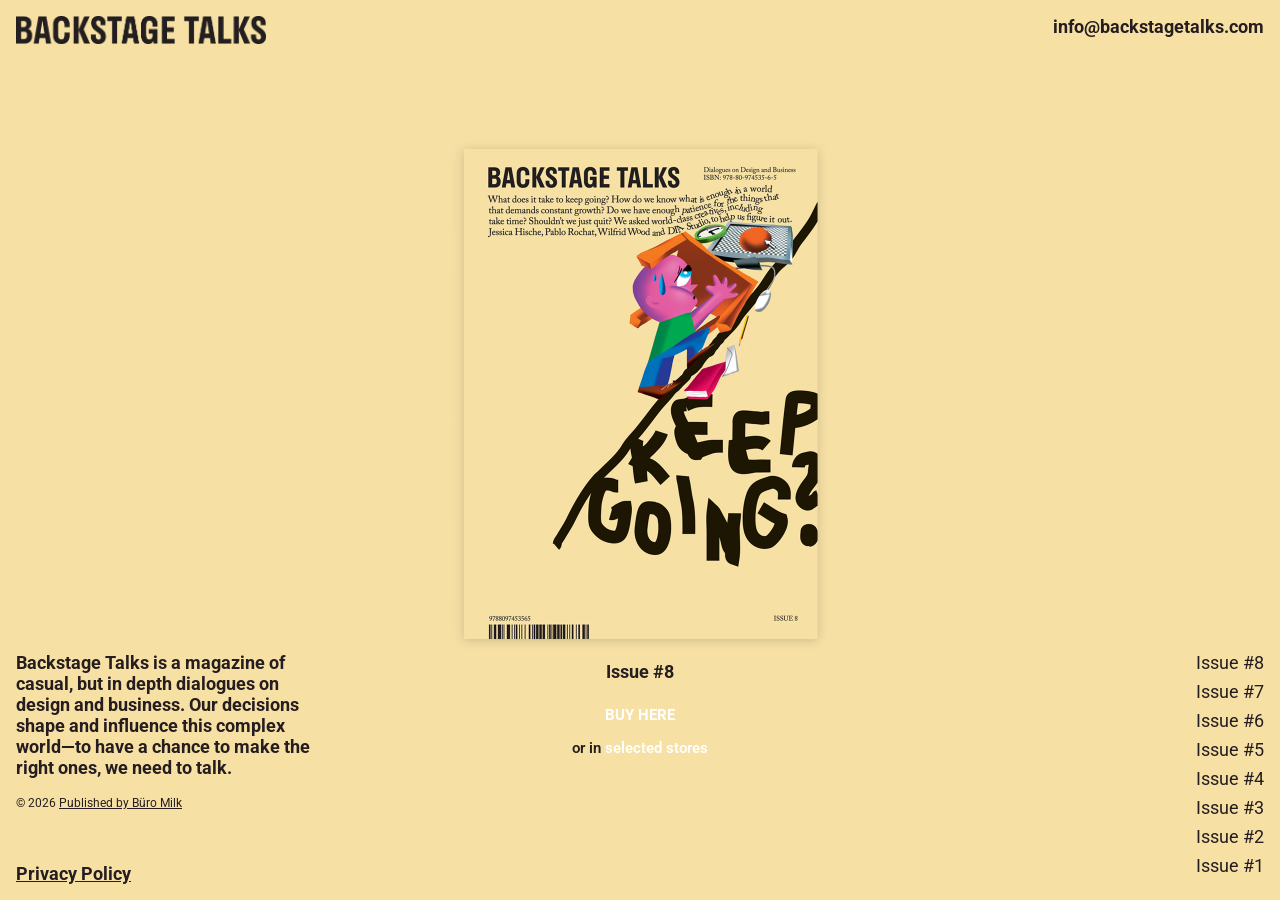
<file: backstage-talks/index.html>
<!doctype html>
<html lang="en">
  <head>
    <meta charset="UTF-8" />
    <meta name="viewport" content="width=device-width, initial-scale=1.0" />
    <link rel="preconnect" href="https://fonts.googleapis.com" />
    <link rel="preconnect" href="https://fonts.gstatic.com" crossorigin />
    <link
      href="https://fonts.googleapis.com/css2?family=Roboto:ital,wght@0,100..900;1,100..900&display=swap"
      rel="stylesheet"
    />
    <title>Backstage Talks</title>
    <link rel="stylesheet" href="style.css" />
  </head>
  <body>
    <div class="grid-wrapper">
      <div class="logo">
        <img src="images/backstage-talks-logo.png" alt="Backstage Talks logo" />
      </div>

      <a class="contact-link" href="#">info@backstagetalks.com</a>

      <div class="info-corner">
        <div>
          <p class="main-text">
            Backstage Talks is a magazine of casual, but in depth dialogues on
            design and business. Our decisions shape and influence this complex
            world—to have a chance to make the right ones, we need to talk.
          </p>
          <p class="copyright">
            &copy 2026
            <a class="publisher-link" href="#">Published by Büro Milk</a>
          </p>
        </div>

        <a href="#" class="privacy-policy">Privacy Policy</a>
      </div>

      <ul class="menu">
        <li><a class="menu-link" href="#">Issue #8</a></li>
        <li><a class="menu-link" href="#">Issue #7</a></li>
        <li><a class="menu-link" href="#">Issue #6</a></li>
        <li><a class="menu-link" href="#">Issue #5</a></li>
        <li><a class="menu-link" href="#">Issue #4</a></li>
        <li><a class="menu-link" href="#">Issue #3</a></li>
        <li><a class="menu-link" href="#">Issue #2</a></li>
        <li><a class="menu-link" href="#">Issue #1</a></li>
      </ul>
    </div>

    <div class="issue-scroller">
      <div class="issue issue--8">
        <img
          src="/backstage-talks/images/backstagetalks_cover_issue_8.png"
          alt="Backstage Talks issue 8"
        />
        <p class="issue-number">Issue #8</p>
        <a href="#" class="buy-link">BUY HERE</a>
        <p class="stores-text">
          or in <a href="#" class="stores-link">selected stores</a>
        </p>
      </div>
      <div class="issue issue--7">
        <img
          src="/backstage-talks/images/backstagetalks_cover_issue_7.png"
          alt="Backstage Talks issue 8"
        />
        <p class="issue-number">Issue #7</p>
        <a href="#" class="buy-link">BUY HERE</a>
        <p class="stores-text">
          or in <a href="#" class="stores-link">selected stores</a>
        </p>
      </div>

      <div class="issue issue--6">
        <img
          src="/backstage-talks/images/backstagetalks_cover_issue_6.png"
          alt="Backstage Talks issue 8"
        />
        <p class="issue-number">Issue #6</p>
        <a href="#" class="buy-link">BUY HERE</a>
        <p class="stores-text">
          or in <a href="#" class="stores-link">selected stores</a>
        </p>
      </div>

      <div class="issue issue--5">
        <img
          src="/backstage-talks/images/backstagetalks_cover_issue_5.png"
          alt="Backstage Talks issue 8"
        />
        <p class="issue-number">Issue #5</p>
        <a href="#" class="buy-link">BUY HERE</a>
        <p class="stores-text">
          or in <a href="#" class="stores-link">selected stores</a>
        </p>
      </div>

      <div class="issue issue--4">
        <img
          src="/backstage-talks/images/backstagetalks_cover_issue_4.png"
          alt="Backstage Talks issue 8"
        />
        <p class="issue-number">Issue #4</p>
        <a href="#" class="buy-link">BUY HERE</a>
        <p class="stores-text">
          or in <a href="#" class="stores-link">selected stores</a>
        </p>
      </div>

      <div class="issue issue--3">
        <img
          src="/backstage-talks/images/backstagetalks_cover_issue_3.png"
          alt="Backstage Talks issue 8"
        />
        <p class="issue-number">Issue #3</p>
        <a href="#" class="buy-link">BUY HERE</a>
        <p class="stores-text">
          or in <a href="#" class="stores-link">selected stores</a>
        </p>
      </div>

      <div class="issue issue--2">
        <img
          src="/backstage-talks/images/backstagetalks_cover_issue_2.png"
          alt="Backstage Talks issue 8"
        />
        <p class="issue-number">Issue #2</p>
        <a href="#" class="buy-link">BUY HERE</a>
        <p class="stores-text">
          or in <a href="#" class="stores-link">selected stores</a>
        </p>
      </div>

      <div class="issue issue--1">
        <img
          src="/backstage-talks/images/backstagetalks_cover_issue_1.png"
          alt="Backstage Talks issue 8"
        />
        <p class="issue-number">Issue #1</p>
        <a href="#" class="buy-link">BUY HERE</a>
        <p class="stores-text">
          or in <a href="#" class="stores-link">selected stores</a>
        </p>
      </div>
    </div>
  </body>
</html>
</file>
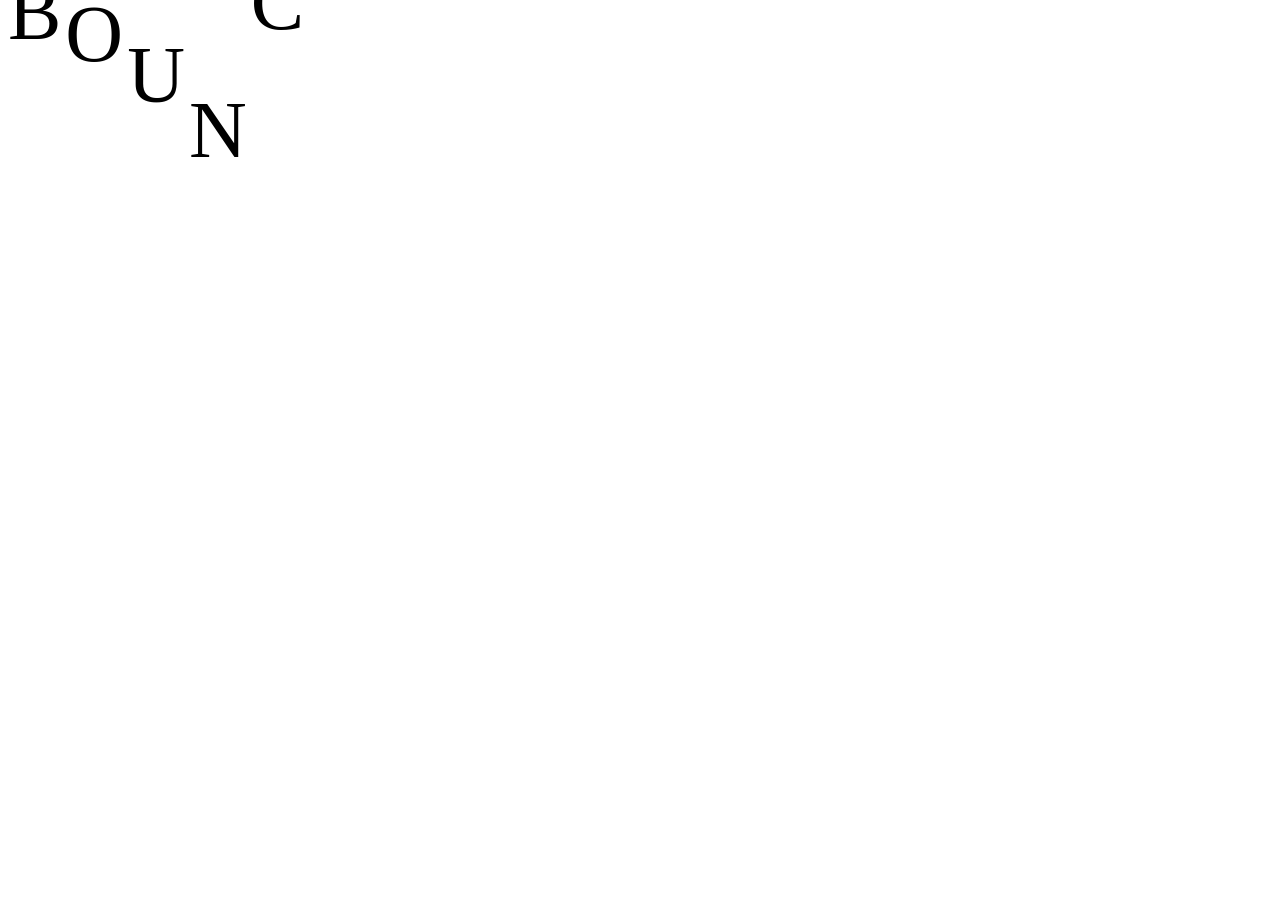
<file: animation/01/index.html>
<!DOCTYPE html>
<html lang="en">
<head>
    <meta charset="UTF-8">
    <meta name="viewport" content="width=device-width, initial-scale=1.0">
    <title>Document</title>
    <link rel="stylesheet" href="style.css">
</head>
<body>
    <p class="letter">B</p>
    <p class="letter">O</p>
    <p class="letter">U</p>
    <p class="letter">N</p>
    <p class="letter">C</p>
    <p class="letter">E</p>
    
    

    <script src="https://cdnjs.cloudflare.com/ajax/libs/gsap/3.12.5/gsap.min.js"></script>
<script src="script.js"></script>
</body>
</html>
</file>
<file: ableton/style.css>
* {
  box-sizing: border-box;
}

body {
  margin: 0;
  font-family: "Jost", sans-serif;
  font-size: 18px;
}

h1,
h2 {
  font-size: 26px;
  font-weight: 500;
}

h3 {
  font-size: 18px;
  font-weight: 500;
  margin-bottom: 8px;
}

a {
  text-decoration: none;
  color: #000000;
}

nav a {
  font-weight: 500;
}

.header-logo {
  width: 60px;
}

.main-menu {
  display: flex;
  justify-content: space-between;
  padding: 0 40px;
  margin-top: 4px;
  margin-bottom: 20px;
  border-bottom: 2px solid #eeeeee;
}

.menu-left-side {
  display: flex;
}

.cta {
  color: #0000ff;
}

.current-page {
  color: #ff764d;
}

.menu-list {
  display: flex;
  gap: 32px;
}

ul {
  list-style: none;
}

footer ul {
  padding-left: 0;
}

.hero {
  position: relative;
  margin-bottom: 96px;
}

.hero-image {
  width: 85%;
  margin: 0 auto;
  display: block;
}

.hero-logo {
  position: absolute;
  /* Moving the top-right corner */
  top: 50%;
  left: 50%;
  /* Offset by half of its own size to center */
  transform: translate(-50%, -50%);
}

.text-section {
  margin: 0 360px 96px 360px;
}

.image-section {
  position: relative;
  width: 100%;
  height: 800px;
  margin-bottom: 96px;
}

.yellow-panel {
  position: absolute;
  top: 0;
  right: 0;
  width: 60%;
  height: 100%;
  background-color: #fbffa8;
}

.image-wrapper {
  position: relative;
  margin: 0 auto;
  width: 85%;
  height: 100%;
  display: flex;
  align-items: center;
  justify-content: space-between;
}

.image-left img {
  width: 600px;
}

.image-right img {
  width: 550px;
}

.video-section {
  margin: 0 auto 96px auto;
  width: 90%;
  max-width: 800px;
}

.video-player {
  position: relative;
}

.video-player-image {
  width: 100%;
  display: block;
}

.video-player-button {
  position: absolute;
  top: 50%;
  left: 50%;
  transform: translate(-50%, -50%);
  width: 100px;
  height: 100px;
}

figcaption {
  margin-top: 8px;
  font-size: 16px;
}

.video-section-big {
  margin: 0 auto 96px auto;
  width: 85%;
}

.green-panel {
  position: absolute;
  top: 0;
  left: 0;
  width: 60%;
  height: 100%;
  background-color: #b6ffc0;
}

.image-left-double img {
  width: 540px;
}

.image-left-double {
  display: flex;
  flex-direction: column;
  gap: 96px;
}

.image-right-double img {
  width: 650px;
}

.variant-1 {
  height: 1100px;
}

.purple-panel {
  position: absolute;
  top: 50%;
  left: 50%;
  transform: translate(-50%, -50%);
  width: 60%;
  height: 100%;
  background-color: #d5b3ff;
}

.image-wrapper-purple {
  position: relative;
  margin: 0 auto;
  width: 100%;
  height: 100%;
  display: flex;
  align-items: center;
  justify-content: space-between;
}

.image-left-purple img {
  width: 500px;
  margin-left: 30%;
}

.latest-jobs {
  margin: 0 auto 96px;
  width: 85%;
  height: 600px;
  display: flex;
}

.latest-jobs-image,
.text-wrapper {
  flex: 1;
}

.latest-jobs-image img {
  width: 100%;
  height: 100%;
  object-fit: cover;
  display: block;
}

.text-wrapper {
  background-color: #b1c5ff;
  display: flex;
  flex-direction: column;
  justify-content: center;
}

.text-inner {
  padding: 120px;
}

.text-inner a {
  color: #0000ff;
  font-weight: 600;
}

main {
  border-bottom: 2px solid #eeeeee;
  margin-bottom: 96px;
}

footer {
  margin: 0 auto;
  width: 85%;
  margin-bottom: 96px;
}

.logo-footer {
  width: 200px;
  margin-bottom: 64px;
}

.language-row {
  display: flex;
  gap: 4px;
}

.email {
  width: 420px;
}

.language-select {
  width: 120px;
}

.country-select {
  width: 200px;
}

.main-footer-wrapper {
  display: grid;
  grid-template-columns: repeat(3, 1fr);
  gap: 64px 32px;
  margin-bottom: 64px;
}

.secondary-footer-wrapper {
  display: flex;
  justify-content: space-between;
}

.secondary-footer-wrapper-left {
  display: flex;
  gap: 16px;
  font-size: 14px;
}

.secondary-footer-wrapper-right {
  display: flex;
  font-size: 14px;
  gap: 16px;
}

.newsletter-row {
  display: flex;
  flex: 1;
}

.button {
  background-color: #0000ff;
  color: #ffffff;
  padding: 8px 16px;
  border: none;
  margin: 0;
  border-radius: 0;
}

.input-field {
  padding: 8px 16px;
  background: #eeeeee;
  border: none;
  border-radius: 0;
}
</file>
<file: backstage-talks/style.css>
* {
  box-sizing: border-box;
}

body {
  font-family: Roboto, sans-serif;
  margin: 0;
  font-size: 18px;
}

.grid-wrapper {
  position: fixed;
  inset: 0;
  pointer-events: none;
  min-height: 100vh;
  padding: 16px;
  display: grid;
  grid-template-columns: auto auto;
  grid-template-rows: auto auto;
  justify-content: space-between;
  align-content: space-between;
}

.menu {
  justify-self: end;
}

.logo img {
  width: 250px;
}

.main-text {
  font-weight: bold;
  color: #251d20;
  max-width: 300px;
}

.copyright,
.publisher-link {
  color: #251d20;
  font-size: 12px;
}

.privacy-policy,
.contact-link {
  color: #251d20;
  font-weight: bold;
}

.menu {
  list-style: none;
  padding: 0;
}

li {
  margin-bottom: 8px;
}

ul:last-child {
  margin-bottom: 0;
}

.menu-link,
.contact-link {
  color: #251d20;
  text-decoration: none;
}

.menu-link:hover,
.contact-link:hover,
.buy-link:hover,
.stores-link:hover {
  text-decoration: underline;
}

.publisher-link:hover,
.privacy-policy:hover {
  text-decoration: none;
}

.info-corner {
  display: flex;
  flex-direction: column;
  justify-content: space-between;
  height: 100%;
}

.issue-scroller {
  height: 100vh;
  overflow-y: scroll;
  scroll-snap-type: y mandatory;
}

.issue {
  display: flex;
  flex-direction: column;
  justify-content: center;
  align-items: center;
  height: 100vh;
  scroll-snap-align: start;
}

.issue--8 {
  background-color: #f6e0a4;
}

.issue--7 {
  background-color: #ff608c;
}

.issue--6 {
  background-color: #ffffff;
}

.issue--5 {
  background-color: #02c1b5;
}

.issue--4 {
  background-color: #ff651a;
}

.issue--3 {
  background-color: #ffbe00;
}

.issue--2 {
  background-color: #1d3fbb;
}

.issue--1 {
  background-color: #e30512;
}

.issue-number {
  color: #251d20;
  font-weight: bold;
  margin: 0 0 24px 0;
}

.buy-link,
.stores-link {
  font-size: 15px;
  font-weight: bold;
  text-decoration: none;
  color: #ffffff;
}

.issue--6 a {
  color: #ff608c;
}

.stores-text,
.stores-link {
  font-weight: 600;
}

.stores-text {
  color: #251d20;
  font-size: 15px;
}

.issue img {
  width: 420px;
}
</file>
<file: animation/01/style.css>
.letter {
    
    font-size: 80px;
    display: inline-block;
}
</file>
